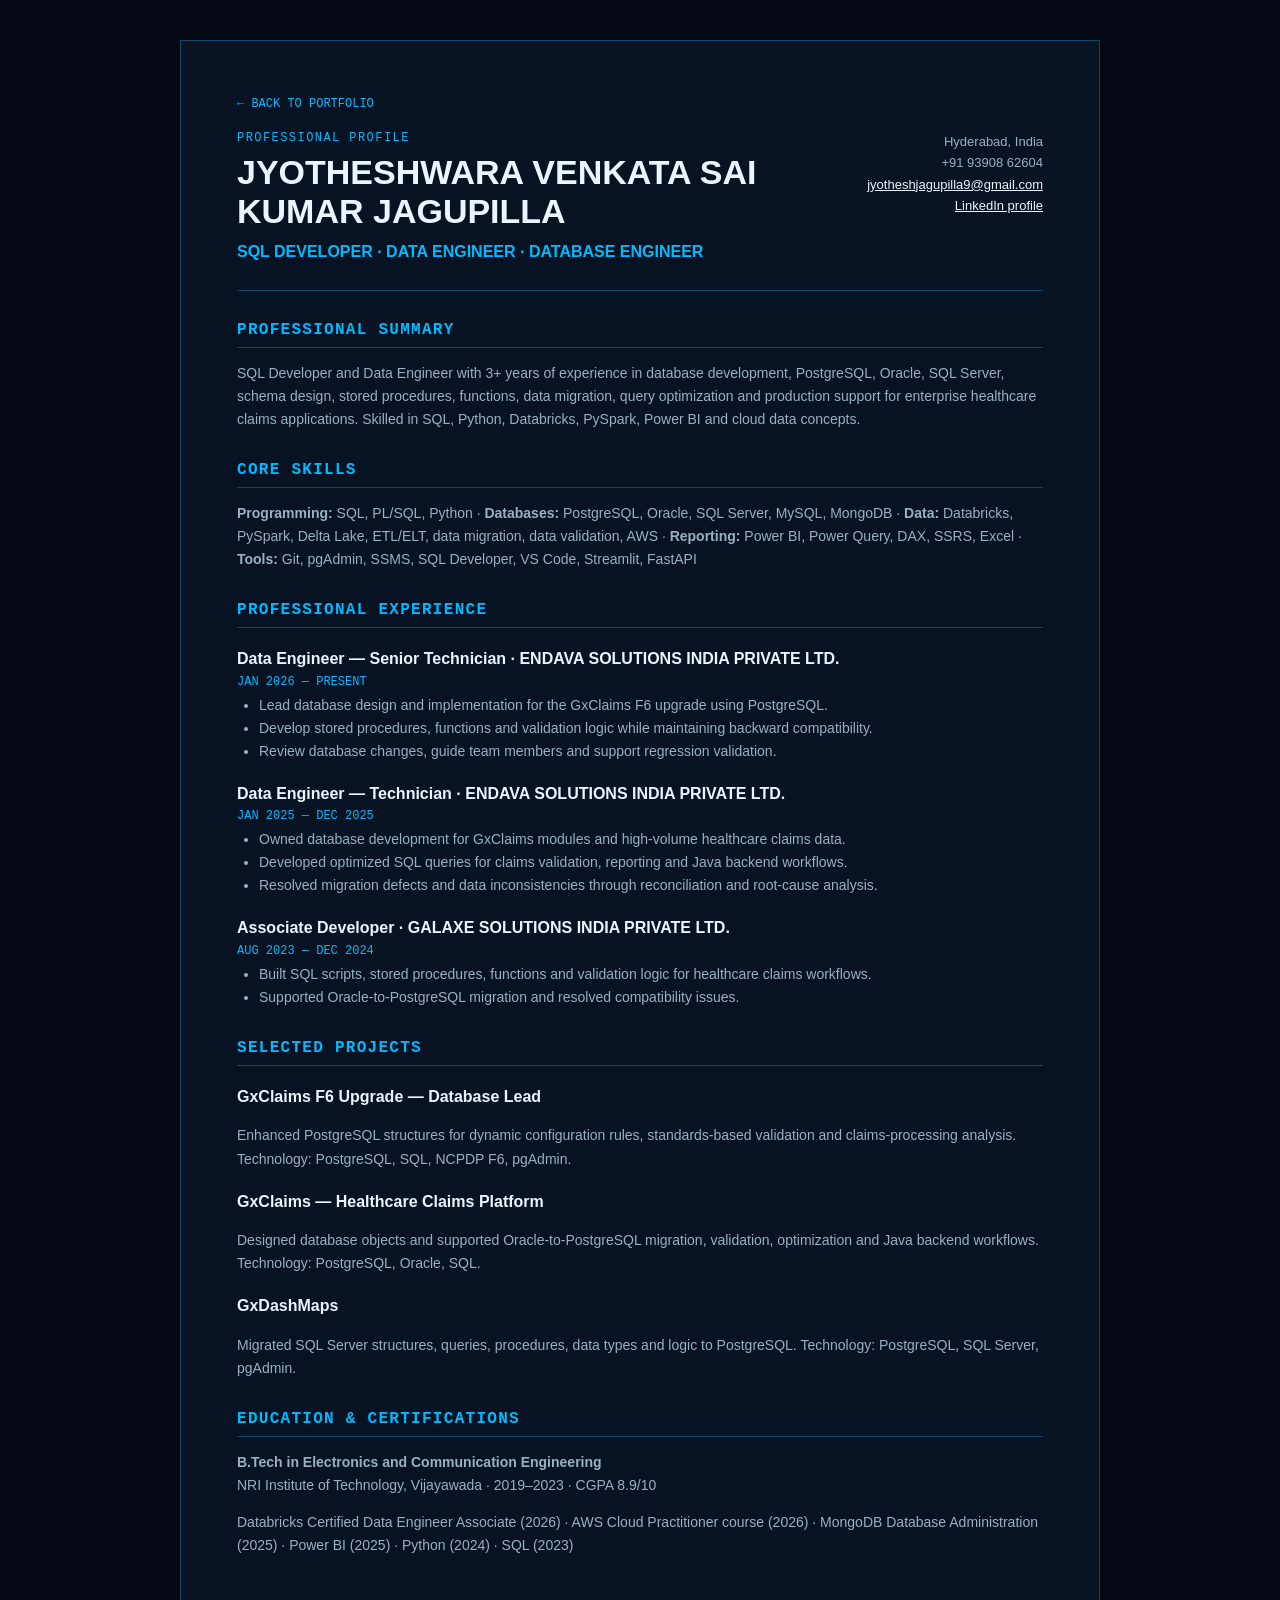
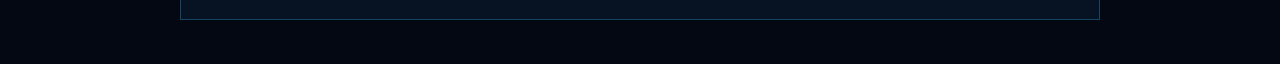
<file: resume.html>
<!doctype html>
<html lang="en">
  <head>
    <meta charset="UTF-8" />
    <meta name="viewport" content="width=device-width, initial-scale=1.0" />
    <title>Resume | Jyotheshwara Jagupilla</title>
    <style>
      :root{--bg:#030812;--panel:#071322;--line:#164564;--cyan:#00baff;--text:#eaf5ff;--muted:#9ab0c3}*{box-sizing:border-box}body{margin:0;background:var(--bg);color:var(--text);font-family:Arial,sans-serif;line-height:1.65}.resume{max-width:920px;margin:40px auto;padding:48px 56px;background:var(--panel);border:1px solid var(--line)}.top{display:flex;justify-content:space-between;gap:30px;align-items:flex-start;border-bottom:1px solid var(--line);padding-bottom:24px}.eyebrow{color:var(--cyan);font:12px Consolas,monospace;letter-spacing:.12em;text-transform:uppercase}.top h1{font-size:34px;line-height:1.15;margin:8px 0}.role{color:var(--cyan);font-weight:bold}.contact{text-align:right;color:var(--muted);font-size:13px}.contact a{color:var(--text)}h2{color:var(--cyan);font:700 16px Consolas,monospace;letter-spacing:.08em;text-transform:uppercase;margin:30px 0 8px;border-bottom:1px solid var(--line);padding-bottom:8px}h3{font-size:16px;margin:18px 0 2px}p,li{font-size:14px;color:var(--muted)}ul{margin-top:5px;padding-left:22px}.meta{color:var(--cyan);font:12px Consolas,monospace}.chips{color:var(--muted);font-size:14px}.back{display:inline-block;margin-bottom:20px;color:var(--cyan);text-decoration:none;font:12px Consolas,monospace}@media(max-width:650px){.resume{margin:0;padding:28px 20px;border:0}.top{display:block}.contact{text-align:left;margin-top:15px}.top h1{font-size:28px}}
    </style>
  </head>
  <body>
    <article class="resume">
      <a class="back" href="index.html">← BACK TO PORTFOLIO</a>
      <header class="top"><div><div class="eyebrow">Professional profile</div><h1>JYOTHESHWARA VENKATA SAI KUMAR JAGUPILLA</h1><div class="role">SQL DEVELOPER · DATA ENGINEER · DATABASE ENGINEER</div></div><div class="contact">Hyderabad, India<br />+91 93908 62604<br /><a href="mailto:jyotheshjagupilla9@gmail.com">jyotheshjagupilla9@gmail.com</a><br /><a href="https://linkedin.com/in/jyotheshwar-jagupilla-4bb563283">LinkedIn profile</a></div></header>
      <section><h2>Professional summary</h2><p>SQL Developer and Data Engineer with 3+ years of experience in database development, PostgreSQL, Oracle, SQL Server, schema design, stored procedures, functions, data migration, query optimization and production support for enterprise healthcare claims applications. Skilled in SQL, Python, Databricks, PySpark, Power BI and cloud data concepts.</p></section>
      <section><h2>Core skills</h2><p class="chips"><strong>Programming:</strong> SQL, PL/SQL, Python · <strong>Databases:</strong> PostgreSQL, Oracle, SQL Server, MySQL, MongoDB · <strong>Data:</strong> Databricks, PySpark, Delta Lake, ETL/ELT, data migration, data validation, AWS · <strong>Reporting:</strong> Power BI, Power Query, DAX, SSRS, Excel · <strong>Tools:</strong> Git, pgAdmin, SSMS, SQL Developer, VS Code, Streamlit, FastAPI</p></section>
      <section><h2>Professional experience</h2><h3>Data Engineer — Senior Technician · ENDAVA SOLUTIONS INDIA PRIVATE LTD.</h3><div class="meta">JAN 2026 — PRESENT</div><ul><li>Lead database design and implementation for the GxClaims F6 upgrade using PostgreSQL.</li><li>Develop stored procedures, functions and validation logic while maintaining backward compatibility.</li><li>Review database changes, guide team members and support regression validation.</li></ul><h3>Data Engineer — Technician · ENDAVA SOLUTIONS INDIA PRIVATE LTD.</h3><div class="meta">JAN 2025 — DEC 2025</div><ul><li>Owned database development for GxClaims modules and high-volume healthcare claims data.</li><li>Developed optimized SQL queries for claims validation, reporting and Java backend workflows.</li><li>Resolved migration defects and data inconsistencies through reconciliation and root-cause analysis.</li></ul><h3>Associate Developer · GALAXE SOLUTIONS INDIA PRIVATE LTD.</h3><div class="meta">AUG 2023 — DEC 2024</div><ul><li>Built SQL scripts, stored procedures, functions and validation logic for healthcare claims workflows.</li><li>Supported Oracle-to-PostgreSQL migration and resolved compatibility issues.</li></ul></section>
      <section><h2>Selected projects</h2><h3>GxClaims F6 Upgrade — Database Lead</h3><p>Enhanced PostgreSQL structures for dynamic configuration rules, standards-based validation and claims-processing analysis. Technology: PostgreSQL, SQL, NCPDP F6, pgAdmin.</p><h3>GxClaims — Healthcare Claims Platform</h3><p>Designed database objects and supported Oracle-to-PostgreSQL migration, validation, optimization and Java backend workflows. Technology: PostgreSQL, Oracle, SQL.</p><h3>GxDashMaps</h3><p>Migrated SQL Server structures, queries, procedures, data types and logic to PostgreSQL. Technology: PostgreSQL, SQL Server, pgAdmin.</p></section>
      <section><h2>Education & certifications</h2><p><strong>B.Tech in Electronics and Communication Engineering</strong><br />NRI Institute of Technology, Vijayawada · 2019–2023 · CGPA 8.9/10</p><p>Databricks Certified Data Engineer Associate (2026) · AWS Cloud Practitioner course (2026) · MongoDB Database Administration (2025) · Power BI (2025) · Python (2024) · SQL (2023)</p></section>
    </article>
  </body>
</html>
</file>
